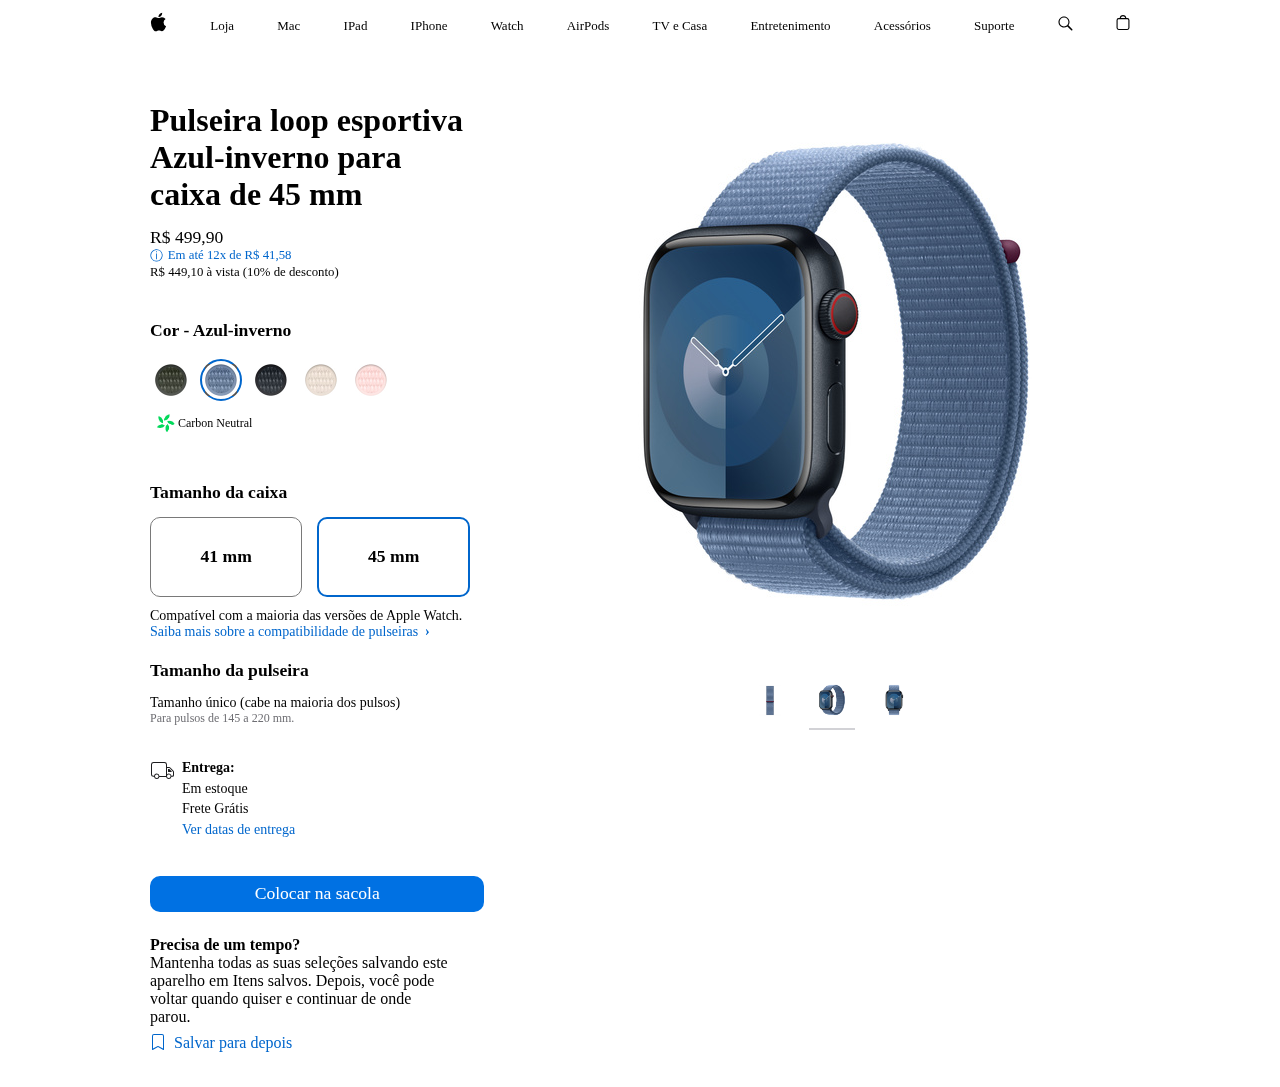
<file: apple/index.html>
<!DOCTYPE html>
<html lang="en">
  <head>
    <meta charset="UTF-8" />
    <meta name="viewport" content="width=device-width, initial-scale=1.0" />
    <title>Hashtag Watch</title>
    <link rel="stylesheet" href="./style.css" />
  </head>
  <body>
    <nav>
      <ul>
        <li>
          <svg
            height="48"
            viewBox="0 0 17 48"
            width="17"
            xmlns="http://www.w3.org/2000/svg">
            <path
              d="m15.5752 19.0792a4.2055 4.2055 0 0 0 -2.01 3.5376 4.0931 4.0931 0 0 0 2.4908 3.7542 9.7779 9.7779 0 0 1 -1.2755 2.6351c-.7941 1.1431-1.6244 2.2862-2.8878 2.2862s-1.5883-.734-3.0443-.734c-1.42 0-1.9252.7581-3.08.7581s-1.9611-1.0589-2.8876-2.3584a11.3987 11.3987 0 0 1 -1.9373-6.1487c0-3.61 2.3464-5.523 4.6566-5.523 1.2274 0 2.25.8062 3.02.8062.734 0 1.8771-.8543 3.2729-.8543a4.3778 4.3778 0 0 1 3.6822 1.841zm-6.8586-2.0456a1.3865 1.3865 0 0 1 -.2527-.024 1.6557 1.6557 0 0 1 -.0361-.337 4.0341 4.0341 0 0 1 1.0228-2.5148 4.1571 4.1571 0 0 1 2.7314-1.4078 1.7815 1.7815 0 0 1 .0361.373 4.1487 4.1487 0 0 1 -.9867 2.587 3.6039 3.6039 0 0 1 -2.5148 1.3236z"></path>
          </svg>
        </li>
        <li>Loja</li>
        <li>Mac</li>
        <li>IPad</li>
        <li>IPhone</li>
        <li>Watch</li>
        <li>AirPods</li>
        <li>TV e Casa</li>
        <li>Entretenimento</li>
        <li>Acessórios</li>
        <li>Suporte</li>
        <li>
          <svg
            xmlns="http://www.w3.org/2000/svg"
            width="15px"
            height="44px"
            viewBox="0 0 15 44">
            <path
              d="M14.298,27.202l-3.87-3.87c0.701-0.929,1.122-2.081,1.122-3.332c0-3.06-2.489-5.55-5.55-5.55c-3.06,0-5.55,2.49-5.55,5.55 c0,3.061,2.49,5.55,5.55,5.55c1.251,0,2.403-0.421,3.332-1.122l3.87,3.87c0.151,0.151,0.35,0.228,0.548,0.228 s0.396-0.076,0.548-0.228C14.601,27.995,14.601,27.505,14.298,27.202z M1.55,20c0-2.454,1.997-4.45,4.45-4.45 c2.454,0,4.45,1.997,4.45,4.45S8.454,24.45,6,24.45C3.546,24.45,1.55,22.454,1.55,20z"></path>
          </svg>
        </li>
        <li>
          <svg
            height="44"
            viewBox="0 0 14 44"
            width="14"
            xmlns="http://www.w3.org/2000/svg">
            <path
              d="m11.3535 16.0283h-1.0205a3.4229 3.4229 0 0 0 -3.333-2.9648 3.4229 3.4229 0 0 0 -3.333 2.9648h-1.02a2.1184 2.1184 0 0 0 -2.117 2.1162v7.7155a2.1186 2.1186 0 0 0 2.1162 2.1167h8.707a2.1186 2.1186 0 0 0 2.1168-2.1167v-7.7155a2.1184 2.1184 0 0 0 -2.1165-2.1162zm-4.3535-1.8652a2.3169 2.3169 0 0 1 2.2222 1.8652h-4.4444a2.3169 2.3169 0 0 1 2.2222-1.8652zm5.37 11.6969a1.0182 1.0182 0 0 1 -1.0166 1.0171h-8.7069a1.0182 1.0182 0 0 1 -1.0165-1.0171v-7.7155a1.0178 1.0178 0 0 1 1.0166-1.0166h8.707a1.0178 1.0178 0 0 1 1.0164 1.0166z"></path>
          </svg>
        </li>
      </ul>
    </nav>
    <main>
      <script src="./script.js" defer></script>
      <section id="produto">
        <div id="opcoes-produto">
          <h1 id="titulo-produto">Pulseira loop esportiva azul-inverno para caixa de 45 mm</h1>
          <div class="precos">
            <p id="preco">R$ 499,90</p>
            <span id="parcelas" class="link">
              <p>&#9432</p>
              <p>Em até 12x de R$ 41,58</p>
            </span>
            <p id="a-vista">R$ 449,10 à vista (10% de desconto)</p>
          </div>
          <div id="opcoes">
            <h2 id="nome-cor-selecionada">Cor - Azul-inverno</h2>
            <ul id="selecao-cores">
              <li><input type="radio" name="opcao-cor" onclick="trocaCor()" id="0-cor"><label for="0-cor"><img src="./imagens/opcoes-cores/verde-cipreste.jpeg" alt="" srcset=""></label></li>
              <li><input type="radio" name="opcao-cor" onclick="trocaCor()" id="1-cor" checked><label for="1-cor"><img src="./imagens/opcoes-cores/azul-inverno.jpeg" alt="" srcset=""></label></li>
              <li><input type="radio" name="opcao-cor" onclick="trocaCor()" id="2-cor"><label for="2-cor"><img src="./imagens/opcoes-cores/meia-noite.jpeg" alt="" srcset=""></label></li>
              <li><input type="radio" name="opcao-cor" onclick="trocaCor()" id="3-cor"><label for="3-cor"><img src="./imagens/opcoes-cores/estelar.jpeg" alt="" srcset=""></label></li>
              <li><input type="radio" name="opcao-cor" onclick="trocaCor()" id="4-cor"><label for="4-cor"><img src="./imagens/opcoes-cores/rosa-claro.jpeg" alt="" srcset=""></label></li>
            </ul>
            <div id="selo-carbono">
              <img src="./imagens/outros-recursos/neutralidade-c.jpeg" alt="">
              <p>Carbon Neutral</p>
            </div>
            <div id="tamanho-caixa">
              <h2>Tamanho da caixa</h2>
              <div id="opcoes-tamanho">
                <input type="radio" name="opcao-tamanho" id="0-tamanho" onclick="trocarTamanho()">
                <label for="0-tamanho">41 mm</label>
                <input type="radio" name="opcao-tamanho" id="1-tamanho" onclick="trocarTamanho()" checked>
                <label for="1-tamanho">45 mm</label>
              </div>
              <div id='disclaimer'>
                <p>Compatível com a maioria das versões de Apple Watch.
                </p>
                <p id='saiba-mais' class="link">Saiba mais sobre a compatibilidade de pulseiras <b>&#8250;</b>
                </p>
              </div>
              <div id="info-extra">
                <h2>Tamanho da pulseira
                </h2>
                <p id="info-principal">Tamanho único (cabe na maioria dos pulsos)
                </p>
                <p id="info-secundaria">Para pulsos de 145 a 220 mm.
                </p>
              </div>
            </div>
            <div id="entrega">
              <div id="icone">
                <svg viewBox="0 0 25 25" class="as-svgicon as-svgicon-boxtruck as-svgicon-reduced as-svgicon-boxtruckreduced" role="img" aria-hidden="true" width="25px" height="25px"><path fill="none" d="M0 0h25v25H0z"></path><path fill="#1d1d1f" d="m23.482 12.847-2.92-3.209A1.947 1.947 0 0 0 18.985 9H17V6.495a2.5 2.5 0 0 0-2.5-2.5h-11a2.5 2.5 0 0 0-2.5 2.5v9.75a2.5 2.5 0 0 0 2.5 2.5h.548A2.746 2.746 0 0 0 6.75 21.02 2.618 2.618 0 0 0 9.422 19h6.681a2.744 2.744 0 0 0 5.347-.23h.735A1.656 1.656 0 0 0 24 16.98v-2.808a1.937 1.937 0 0 0-.518-1.325ZM8.426 18.745a1.74 1.74 0 0 1-3.352 0 1.577 1.577 0 0 1 .015-1 1.738 1.738 0 0 1 3.322 0 1.578 1.578 0 0 1 .015 1ZM9.447 18a2.726 2.726 0 0 0-5.394-.255H3.5a1.502 1.502 0 0 1-1.5-1.5v-9.75a1.502 1.502 0 0 1 1.5-1.5h11a1.502 1.502 0 0 1 1.5 1.5V18Zm10.972.77a1.738 1.738 0 0 1-3.337 0 1.573 1.573 0 0 1 0-1 1.742 1.742 0 1 1 3.337 1ZM23 16.98c0 .569-.229.79-.815.79h-.735A2.73 2.73 0 0 0 17 16.165V10h1.986a.976.976 0 0 1 .838.314l2.927 3.214a.95.95 0 0 1 .249.644Zm-1.324-3.36a.512.512 0 0 1 .174.38h-3.306a.499.499 0 0 1-.544-.528V11h1.073a.76.76 0 0 1 .594.268Z"></path></svg>
              </div>
              <div id="informacoes-entrega">
                <span>Entrega:</span>
                <p id="disponibilidade">Em estoque</p>
                <p id="valor-frete">Frete Grátis</p>
                <p id="tempo-entrega" class="link">Ver datas de entrega</p>
              </div>
            </div>
            <div id="comprar">
              <button id="adicionar-a-sacola">Colocar na sacola</button>
              <div id="comprar-depois">
                <span>Precisa de um tempo?</span>
                <p>Mantenha todas as suas seleções salvando este aparelho em Itens salvos. Depois, você pode voltar quando quiser e continuar de onde parou.</p>
                <p class="link" id="salvar-depois"><svg xmlns="http://www.w3.org/2000/svg" width="16" height="16" fill="currentColor" class="bi bi-bookmark" viewBox="0 0 16 16">
                  <path d="M2 2a2 2 0 0 1 2-2h8a2 2 0 0 1 2 2v13.5a.5.5 0 0 1-.777.416L8 13.101l-5.223 2.815A.5.5 0 0 1 2 15.5zm2-1a1 1 0 0 0-1 1v12.566l4.723-2.482a.5.5 0 0 1 .554 0L13 14.566V2a1 1 0 0 0-1-1z"/>
                </svg> Salvar para depois</p>
              </div>
            </div>
          </div>
        </div>
        <div id="visualizacao">
          <img src="./imagens/opcoes-cores/imagens-azul-inverno/imagem-1.jpeg" alt="" id="imagem-visualizacao">
          <ul id="selecionar-imagem">
            <li><input type="radio" name="opcao-imagem" id="0-imagem" onclick="trocarImagem()"><label for="0-imagem"><img src="./imagens/opcoes-cores/imagens-azul-inverno/imagem-0.jpeg" alt="" srcset="" id="0-imagem-miniatura"></label></li>
            <li><input type="radio" name="opcao-imagem" id="1-imagem" onclick="trocarImagem()" checked><label for="1-imagem"><img src="./imagens/opcoes-cores/imagens-azul-inverno/imagem-1.jpeg" alt="" srcset="" id="1-imagem-miniatura"></label></li>
            <li><input type="radio" name="opcao-imagem" id="2-imagem" onclick="trocarImagem()" ><label for="2-imagem"><img src="./imagens/opcoes-cores/imagens-azul-inverno/imagem-2.jpeg" alt="" srcset="" id="2-imagem-miniatura"></label></li>
          </ul>
        </div>
      </section>
      <section id="carbon-neutral"></section>
      <section id="informacoes"></section>
      <section id="compatibilidade"></section>
      <section id="outros"></section>
    </main>
    
  </body>
</html>
</file>
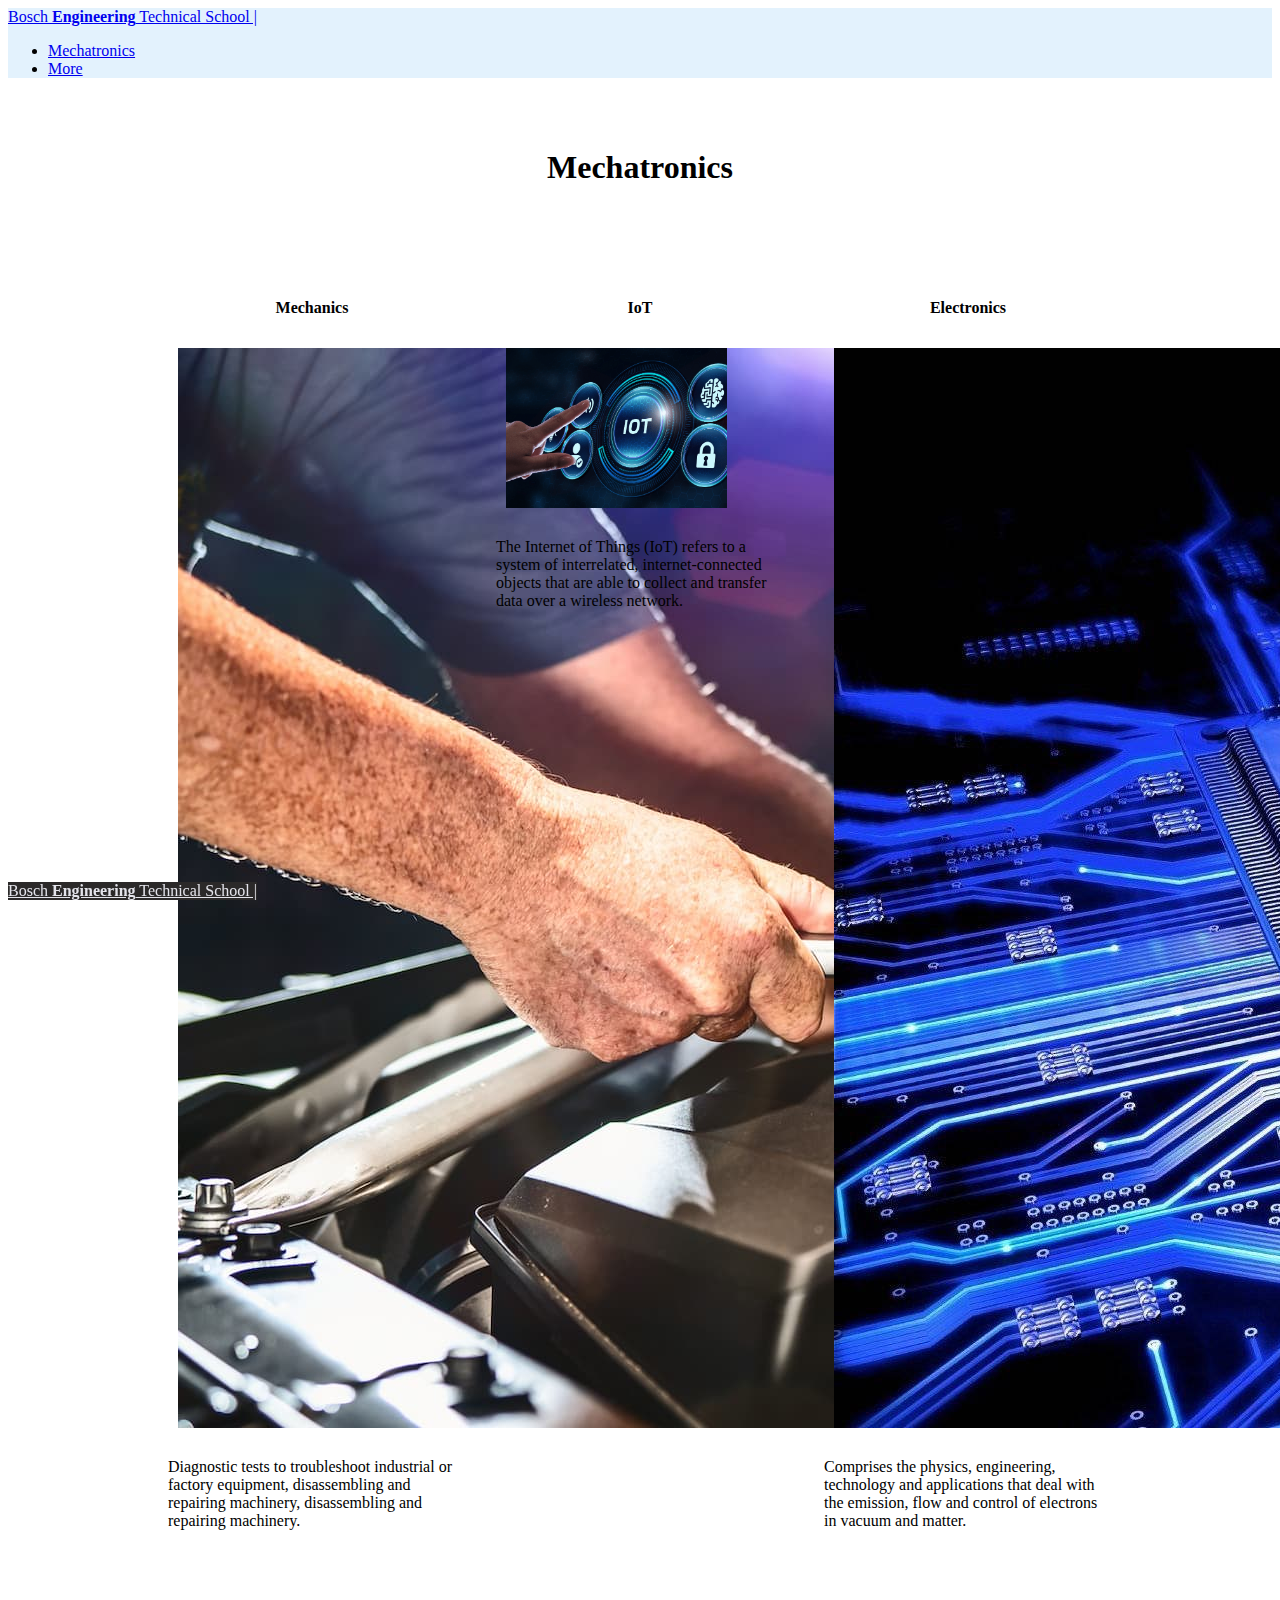
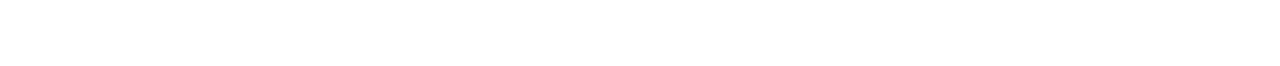
<file: bootstrap/index.html>
<!DOCTYPE html>
<html lang="en">

<head>
    <meta charset="UTF-8">
    <meta http-equiv="X-UA-Compatible" content="IE=edge">
    <meta name="viewport" content="width=device-width, initial-scale=1.0">
    <link rel="stylesheet" href="style.css">
    <title>Document</title>

    <!-- bootstrap -->
    <link href="https://cdn.jsdelivr.net/npm/bootstrap@5.3.0-alpha3/dist/css/bootstrap.min.css" rel="stylesheet"
        integrity="sha384-KK94CHFLLe+nY2dmCWGMq91rCGa5gtU4mk92HdvYe+M/SXH301p5ILy+dN9+nJOZ" crossorigin="anonymous">
    <script src="https://cdn.jsdelivr.net/npm/bootstrap@5.3.0-alpha3/dist/js/bootstrap.bundle.min.js"
        integrity="sha384-ENjdO4Dr2bkBIFxQpeoTz1HIcje39Wm4jDKdf19U8gI4ddQ3GYNS7NTKfAdVQSZe"
        crossorigin="anonymous"></script>

</head>

<body>
    <header>
        <nav class="shadow-lg navbar navbar-expand-lg bg-body-tertiary top" style="background-color: #e3f2fd;">
            <div class="container-fluid">
                <a class="navbar-brand" href="#">Bosch <strong>Engineering</strong> Technical School |</a>
            </div>
            <div class="" id="navbarText">
                <ul class="navbar-nav me-auto mb-2 mb-lg-0">
                    <li class="nav-item">
                        <a class="nav-link" href="#">Mechatronics</a>
                    </li>
                    <li class="nav-item">
                        <a class="nav-link" href="#">More</a>
                    </li>
                </ul>
            </div>
        </nav>
    </header>
    <h1>Mechatronics</h1>
    <main>
        <div class="card" style="width: 18rem;">
            <h4>Mechanics</h4>
            <img src="images/mechanics.jpg" class="card-img-top" alt="...">
            <div class="card-body">
                <p class="card-text">Diagnostic tests to troubleshoot industrial or factory equipment, disassembling and
                    repairing machinery, disassembling and repairing machinery.</p>
            </div>
        </div>
        <div class="card" style="width: 18rem;">
            <h4>IoT</h4>
            <img src="images/iot.webp" class="card-img-top" id="iot" alt="...">
            <div class="card-body">
                <p class="card-text">The Internet of Things (IoT) refers to a system of interrelated, internet-connected
                    objects that are able to collect and transfer data over a wireless network.</p>
            </div>
        </div>
        <div class="card" style="width: 18rem;">
            <h4>Electronics</h4>
            <img src="images/electronics.jpg" class="card-img-top" alt="...">
            <div class="card-body">
                <p class="card-text">Comprises the physics, engineering, technology and applications that deal with the
                    emission, flow and control of electrons in vacuum and matter.</p>
            </div>
        </div>
    </main>
    
    <footer>
        <nav class="shadow-lg navbar navbar-expand-lg bg-body-tertiary top">
            <div class="container-fluid" id="footer-id">
                <a class="navbar-brand" id="footer-text" href="#">Bosch <strong>Engineering</strong> Technical School
                    |</a>
            </div>
    </footer>
</body>

</html>
</file>
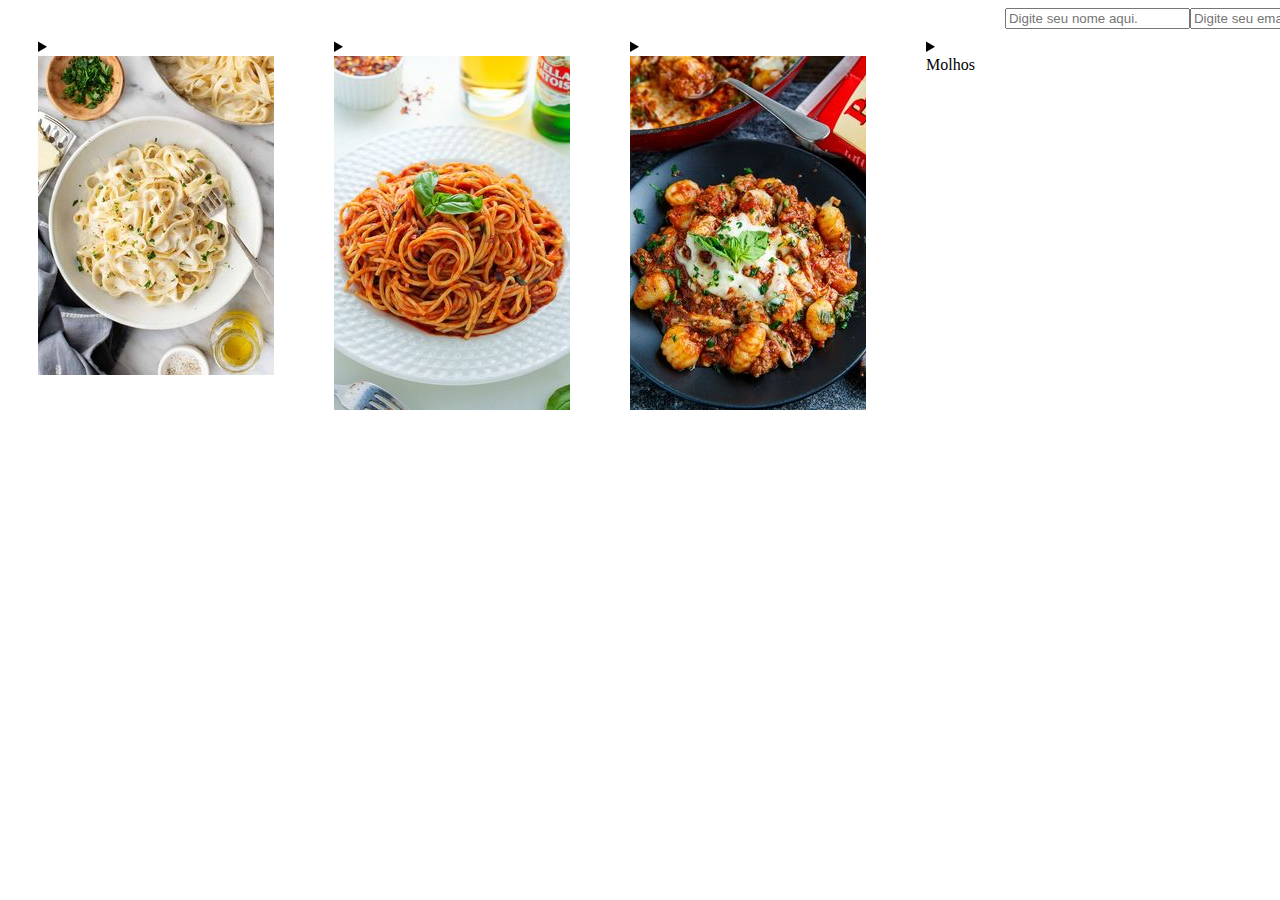
<file: Deesafio2/index.html>
<!DOCTYPE html>
<html lang="en">
<head>
    <meta charset="UTF-8">
    <meta name="viewport" content="width=device-width, initial-scale=1.0">
    <link rel="stylesheet" href="style.css">
    <title>Amassinho de Leve</title>
</head>
<body>
    <section class="column"> 
        <details>
            <summary><img src="images/fettucine.jpg"></summary>
            <p><h3>Fettuccine</h3>
                As massas tagliattelle, parpadelle e fettuccine são mais achatadas e grossas,
                podendo ser servidas com muitos tipos de molhos. Entre eles estão os ragus,
                como ragu de frango, cordeiro, frutos do mar, cogumelos ou à bolonhesa, por exemplo.
                Podem também ser guarnecidas com carbonara e Alfredo.</p>
                <p><h4>Veja o vídeo a seguir:</h4></p>
                <video width="320" height="240">
                    <source src="./images/videofettucine.mp4" type="video/mp4">
                </video>
        </details>    
        <details>
            <summary><img src="images/espaguete.jpg"></summary>
            <p><h3>Espaguete e linguine</h3>
            Essas massas, por serem de fios longos e al dente, combinam com molhos líquidos
            ou um pouco encorpados. Molho à bolonhesa, pesto, bechamel, de alho, ervas frescas,
            vegetais e frutos do mar harmonizam bem com esses tipos de macarrão. Espaguete e linguine,
            por vezes, são também usados no preparo do yakisoba, combinando perfeitamente com molho shoyu.</p>
            <p><h4>Veja o vídeo a seguir:</h4></p>
                <video width="320" height="240">
                    <source src="./images/videofettucine.mp4" type="video/mp4">
                </video>
        </details>
        <details>
            <summary><img src="images/nhoque.jpg"></summary>
            <p><h3>Gnocchi</h3>
                Essa é uma massa de tamanho pequeno ou médio, suave e com textura macia.
                Por esse motivo, casa bem com molhos de sabor mais intenso, como ragus, bechamel
                e molho de tomate. O bechamel é uma ótima escolha, especialmente quando misturamos
                sabores fortes, como queijo gorgonzola e cogumelos.</p>
                <p><h4>Veja o vídeo a seguir:</h4></p>
                <video width="320" height="240">
                    <source src="./images/videofettucine.mp4" type="video/mp4">
                </video>
        </details>
        
            <details>
            <summary>Molhos</summary>
            <p><h4>Bechamel</h4>Originário da França, leva farinha branca, margarina
            e leite. É a base para todos os molhos brancos.</p>
            <img src="images/bechamel.jpg"> <br>
            <p><h4>Bolonhesa</h4>
            Favorito entre os molhos, é bastante conhecido. Basicamente, é o molho ao
            sugo acrescido de carne moída.</p>
            <img src="images/bolonha.jpg"> <br>
            <p><h4>Carbonara</h4>
            Cremoso, o carbonara leva gema de ovo, bacon, creme de leite e queijo parmesão.</p>
            </details> <br>
            <form>
                <input type="text" name="" id="Texto" placeholder="Digite seu nome aqui.">
            </form>
            <form>
                <input type="email" placeholder="Digite seu email aqui.">
            </form>
    </section>
</body>
</html>
</file>
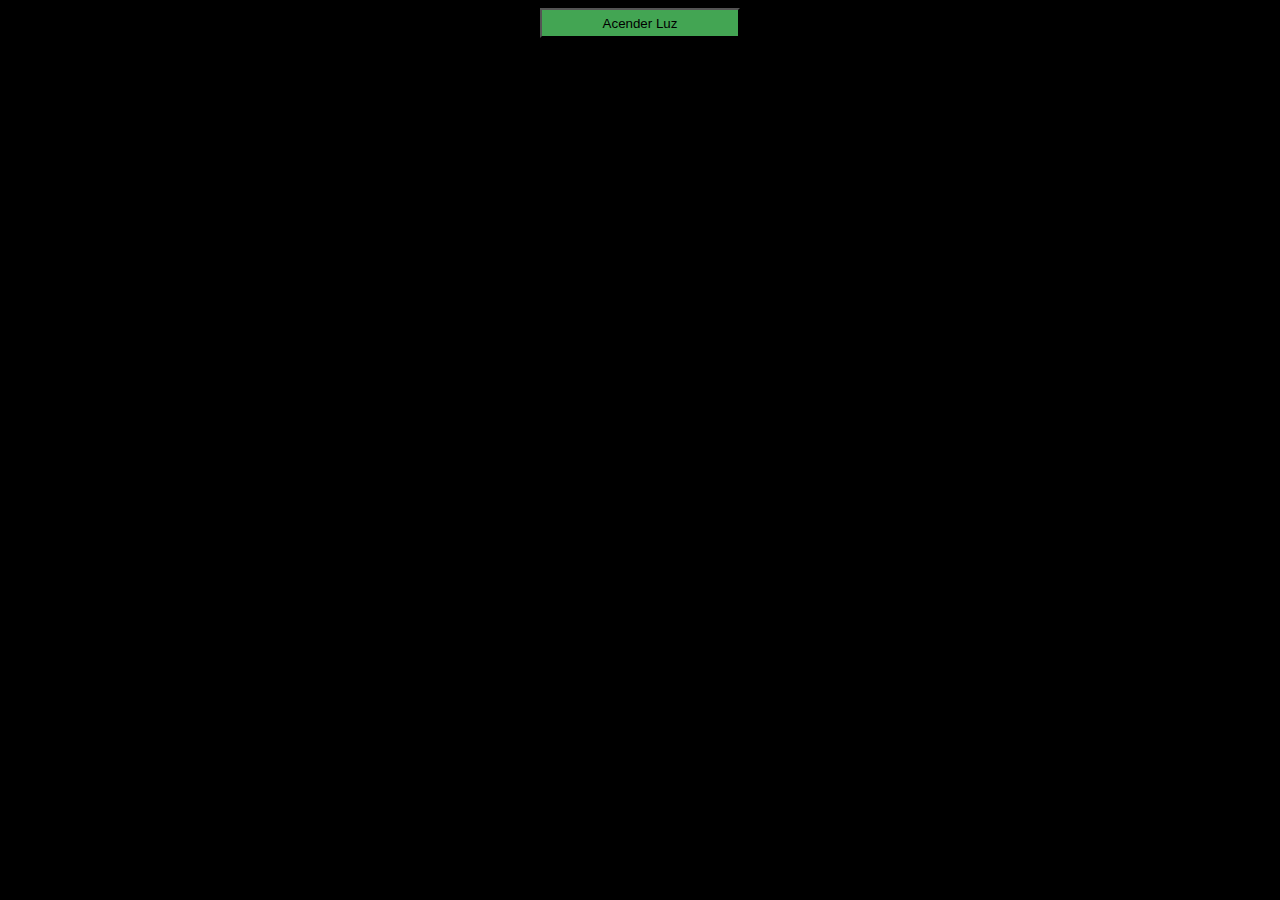
<file: Exercicio5/index.html>
<!DOCTYPE html>
<html lang="en">

<head>
    <meta charset="UTF-8">
    <meta name="viewport" content="width=device-width, initial-scale=1.0">
    <title>Document</title>
    <script defer src="script.js"></script>
    <style>
        body {
            text-align: center;
            background-color: black;
        }

        button {
            width: 200px;
            height: 30px;
            background-color: rgb(67, 165, 83);
        }
    </style>
</head>

<body>
    <button id="button" onclick="lampada()"> Acender Luz </button>
    <script src="./script.js"></script>
</body>

</html
</file>
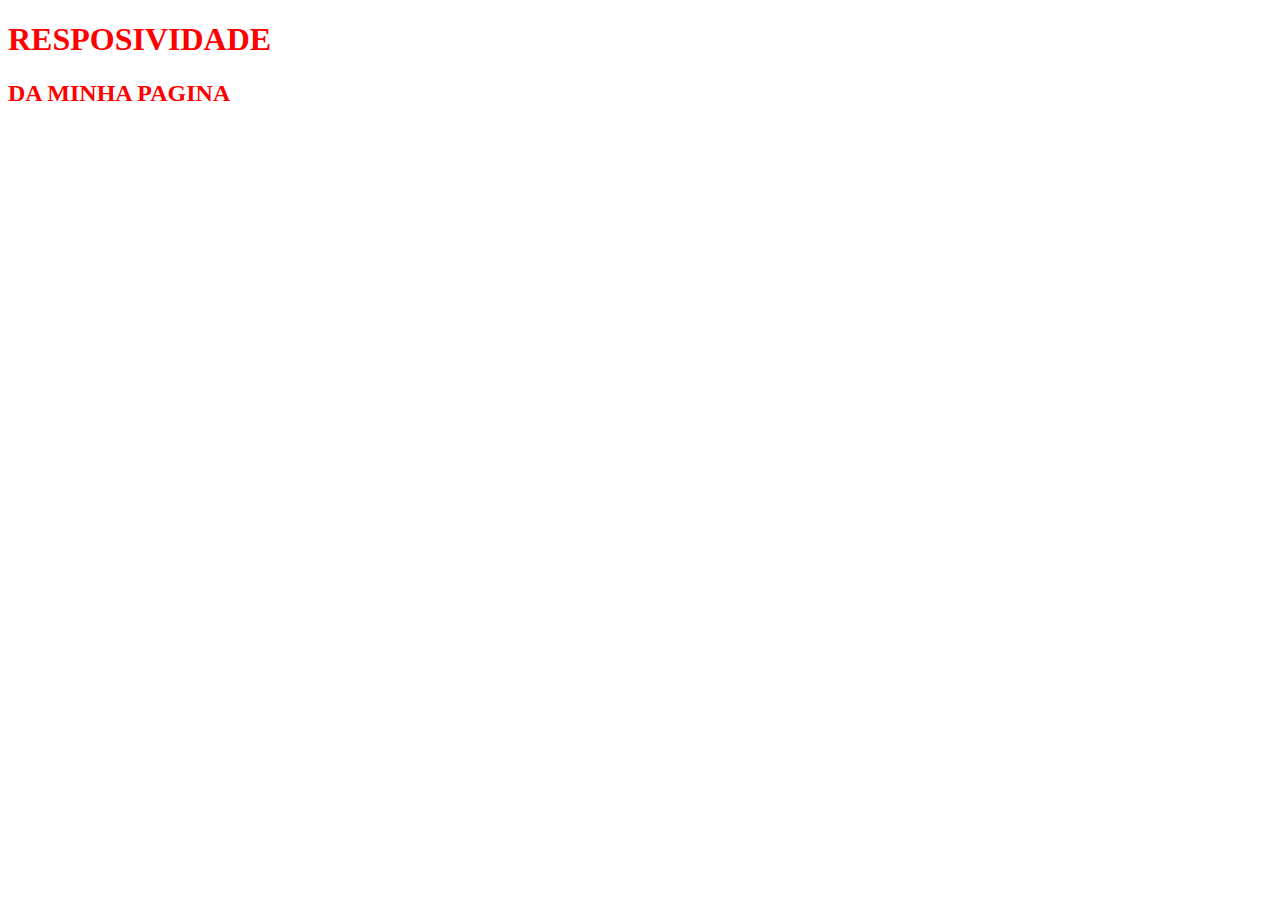
<file: Media Query/index.html>
<!DOCTYPE html>
<html lang="en">
<head>
    <meta charset="UTF-8">
    <!-- Se atente para que a header do seu documento html tenha essa meta tag 
    para  garantir que a largura da página se ajuste à largura do dispositivo e que a página seja exibida sem zoom inicial. -->
    <meta name="viewport" content="width=device-width, initial-scale=1.0">
    <title>Document</title>
    <link rel="stylesheet" href="style.css">
</head>
<body>
    <h1>RESPOSIVIDADE</h1>
    <h2>DA MINHA PAGINA</h2>

    <!-- <h5>breakpoints</h5> -->
</body>
</html>
</file>
<file: apple/style.css>
@font-face {
  font-family: 'San Francisco';
  font-weight: 400;
  src: url('https://applesocial.s3.amazonaws.com/assets/styles/fonts/sanfrancisco/sanfranciscodisplay-regular-webfont.woff');
}

* {
  margin: 0;
  padding: 0;
  box-sizing: border-box;
  font-family: 'San Francisco';
  list-style-type: none;
}
:root {
  display: flex;
  flex-direction: column;
  align-items: center;
}

body {
  height: 100dvh;
}

nav {
  width: 61.25rem;
  & > ul {
    display: flex;
    width: 100%;
    justify-content: space-between;
    align-items: center;
    cursor: pointer;
    font-size: small;
  }
}

main {
  margin: 3.125rem auto;
  width: 61.25rem;
}

#produto {
  display: flex;
  & > #opcoes-produto {
    flex-grow: 0;
    flex-basis: 33.33333%;
  }
  & > #visualizacao {
    flex-grow: 0;
    flex-basis: 66.66666%;
  }
}

.link {
  color: #0066cc;
  cursor: pointer;
  &:hover {
    text-decoration: underline;
  }
}

#opcoes-produto {
  display: flex;
  flex-direction: column;
  & > h1 {
    width: 20rem;
    font-size: 2rem;
  }
}

.precos {
  margin: 0.875rem 0 0;
  padding: 0 0 0.625rem;
  font-size: 1.1rem;
  & > #parcelas {
    font-size: 0.8rem;
    color: #0066cc;
    display: flex;
    & :first-child {
      width: fit-content;
      margin-right: 0.3rem;
    }
    & p {
      width: fit-content;
    }
  }
  & #a-vista {
    font-size: 0.8rem;
  }
}

#opcoes {
  margin: 1.875rem 0 0;
  & h2 {
    font-size: 1.1rem;
  }
  & ul {
    display: flex;
    padding: 1.1rem 0 0 0;
    & li {
      margin: 0 0.5rem 0.5rem 0;
      & input {
        display: none;
      }
      & label {
        display: flex;
        justify-content: center;
        align-items: center;
        cursor: pointer;
        height: 2.625rem;
        width: 2.625rem;
        & > img {
          width: 2rem;
          mix-blend-mode: color;
        }
      }
      & input[type='radio']:checked + label {
        border-radius: 50%;
        border: 0.125rem solid #0066cc;
      }
    }
  }
}

#selo-carbono {
  display: flex;
  align-items: center;
  padding: 0.125rem 0 1rem 0.1875rem;
  & img {
    width: 1.5625rem;
  }
  & p {
    font-size: 0.75rem;
  }
}

#tamanho-caixa {
  margin-top: 1.875rem;
  & > div#opcoes-tamanho {
    display: flex;
    gap: 0.9375rem;
    & input {
      display: none;
    }
    & label {
      flex-basis: 50%;
      font-size: 1.1rem;
      font-weight: bold;
      height: 5rem;
      display: flex;
      justify-content: center;
      align-items: center;
      margin: 0.875rem 0 0;
      border: 0.00625rem solid #797979;
      border-radius: 0.625rem;
      cursor: pointer;
    }
    & input[type='radio']:checked + label {
      border: 0.125rem solid #0066cc;
    }
  }
}

#disclaimer {
  margin-top: 0.7rem;
  display: flex;
  flex-direction: column;
  font-size: 0.875rem;
  & > #saiba-mais {
    & > b {
      margin-left: 0.2rem;
    }
  }
}

#info-extra {
  padding-top: 1.25rem;
  display: flex;
  flex-direction: column;
  & > #info-principal {
    margin-top: 0.875rem;
    font-size: 0.875rem;
  }

  & > #info-secundaria {
    font-size: 0.75rem;
    color: #6e6e73;
  }
}

#entrega {
  padding: 2rem 0 0;
  font-size: 0.875rem;
  display: flex;
  position: relative;
  & > #icone {
    position: absolute;
    top: 2rem;
  }
  & #informacoes-entrega {
    line-height: 1.3rem;
    position: relative;
    left: 2rem;
    & > span {
      font-weight: bold;
    }
  }
}

#comprar {
  margin: 2.2rem 0;
  & > #adicionar-a-sacola {
    all: unset;
    cursor: pointer;
    width: 100%;
    text-align: center;
    font-size: 1.1rem;
    font-weight: 500;
    background-color: #0071e3;
    color: #fff;
    border-radius: 0.625rem;
    padding: 0.45rem;

    &:hover {
      background-color: #057bf1;
    }
  }
}

#comprar-depois {
  padding: 1.5rem 0 0;
  & > span {
    font-weight: bold;
  }
  & p {
    margin: 0 1.25rem 0 0;
  }
  & p:has(> svg) {
    display: flex;
    align-items: start;
    gap: 0.5rem;
    padding: 0.5rem 0 0;
  }
}

#visualizacao {
  margin: 0 0 0 5rem;
}

#selecionar-imagem {
  display: flex;
  justify-content: center;
  & li {
    padding: 0 1rem 0 0;
    & input {
      display: none;
    }
    & label > img {
      width: 2.875rem;
      padding: 0.25rem;
      padding-bottom: 0.5rem;
      cursor: pointer;
      border-bottom: 0.125rem solid hsla(0, 0%, 100%, 0);
      &:hover {
        border-color: #e8e8ed;
      }
    }
    & input[type='radio']:checked + label > img {
      border-color: #d2d2d6;
    }
  }
}

.caixa-pequena {
  transform: scale(0.9);
}
</file>
<file: bootstrap/style.css>
#footer-text {
    background-color: rgb(43, 41, 41);
    color: rgb(228, 228, 235);
}

#footer-id {
    background-color: rgb(43, 41, 41);  
    position: fixed;
    bottom: 0; 
}

h1{
    display: flex;
    justify-content: center;
    padding-top: 50px;
    padding-bottom: 50px;
}

h4 {
    display: flex;
    justify-content: center;
}

img {
    padding: 10px;
}

main {
    display: flex;
    justify-content: center;
    margin-bottom: 100px;
}

.card {
    margin: 20px;
}

#iot {
    height: 160px;
    width: auto;
}
</file>
<file: Deesafio2/style.css>
summary {
    margin: 30px;
}

.column {
    display: flex;
}
</file>
<file: Media Query/style.css>
h1{
    color: red;
}
h2{
    color: red;
}

/*screen define que essas propriedades serão aplicadas em apenas vizualizções em telas, como computadores, tablets e celulares*/
/* esse tamanho geralmente é usado em telas de celulares */ 
@media screen and (max-width: 450px ) {
    /*max-width: a largura maxima que a tela deve ter para se ajustar as seguintes propriedades*/
 /* h1{
    color:green;
 }
 h2{
    color:green;
 } */
}

/* esse tamanho geralmente é usado em telas de tablets */
@media(min-width: 768px) and (max-width: 1024px ) {
     /*min-width: a largura minima que a tela deve ter para se ajustar as seguintes propriedades*/
    /* h1{
       color:yellow;
    }
    h2{
       color:yellow;
    } */
   }

   /*Orientação Horizontal, ou seja, quando você deita o celular*/
   /*Só sera aplicado, quando a largura for maior que a altura*/
   @media screen and (max-width: 450px ) and (orientation: landscape){
    /* h1{
        color: blue;
    }
    h2{
        color: blue;
    } */
   }

   /*OR*/
   @media screen and (max-width: 200px ), (orientation: landscape){
    /* h1{
        color: darkslategrey;
    }
    h2{
        color: darkslategrey;
    } */
   }

   /*Modos de media query:
   1. Screen - vizualização em telas
   2. Print - Impressão, quando o usuario quiser imprimir a nossa página, podemos alterar a propriedade dos elementos para a impressão
   3. Speech- Leitores de telas, quado é feito um reconhecimento por voz do que ta na página
   4. All - quando atingi todos, não importando o dispositivo
*/

@media print and (max-width: 900px){
    /* h1{
        color:violet;
    }
    h2{
        color:violet;
    } */
}

/* breakpoints */
h5 {
    font-size: 3em;
  }
  
  /* 320px - 480px = mobile */
  /* Em mobile first não precisa de MQ */
  h5 {
    color: aqua;
  }
  
  /* 480px - 768px = tablet */
  @media (min-width: 480px) {
    h5 {
      color: burlywood;
    }
  }
  
  /* 768px - 1024px = telas menores, laptops */
  @media (min-width: 768px) {
    h5 {
      color: cadetblue;
    }
  }
  
  /* 1024px - 1200px = desktop menores */
  @media (min-width: 1024px) {
    h5 {
      color: coral;
    }
  }
  
  /* 1200 e + = telas maiores, tvs */
  @media (min-width: 1200px) {
    h5 {
      color: darkorchid;
    }
  }
</file>
